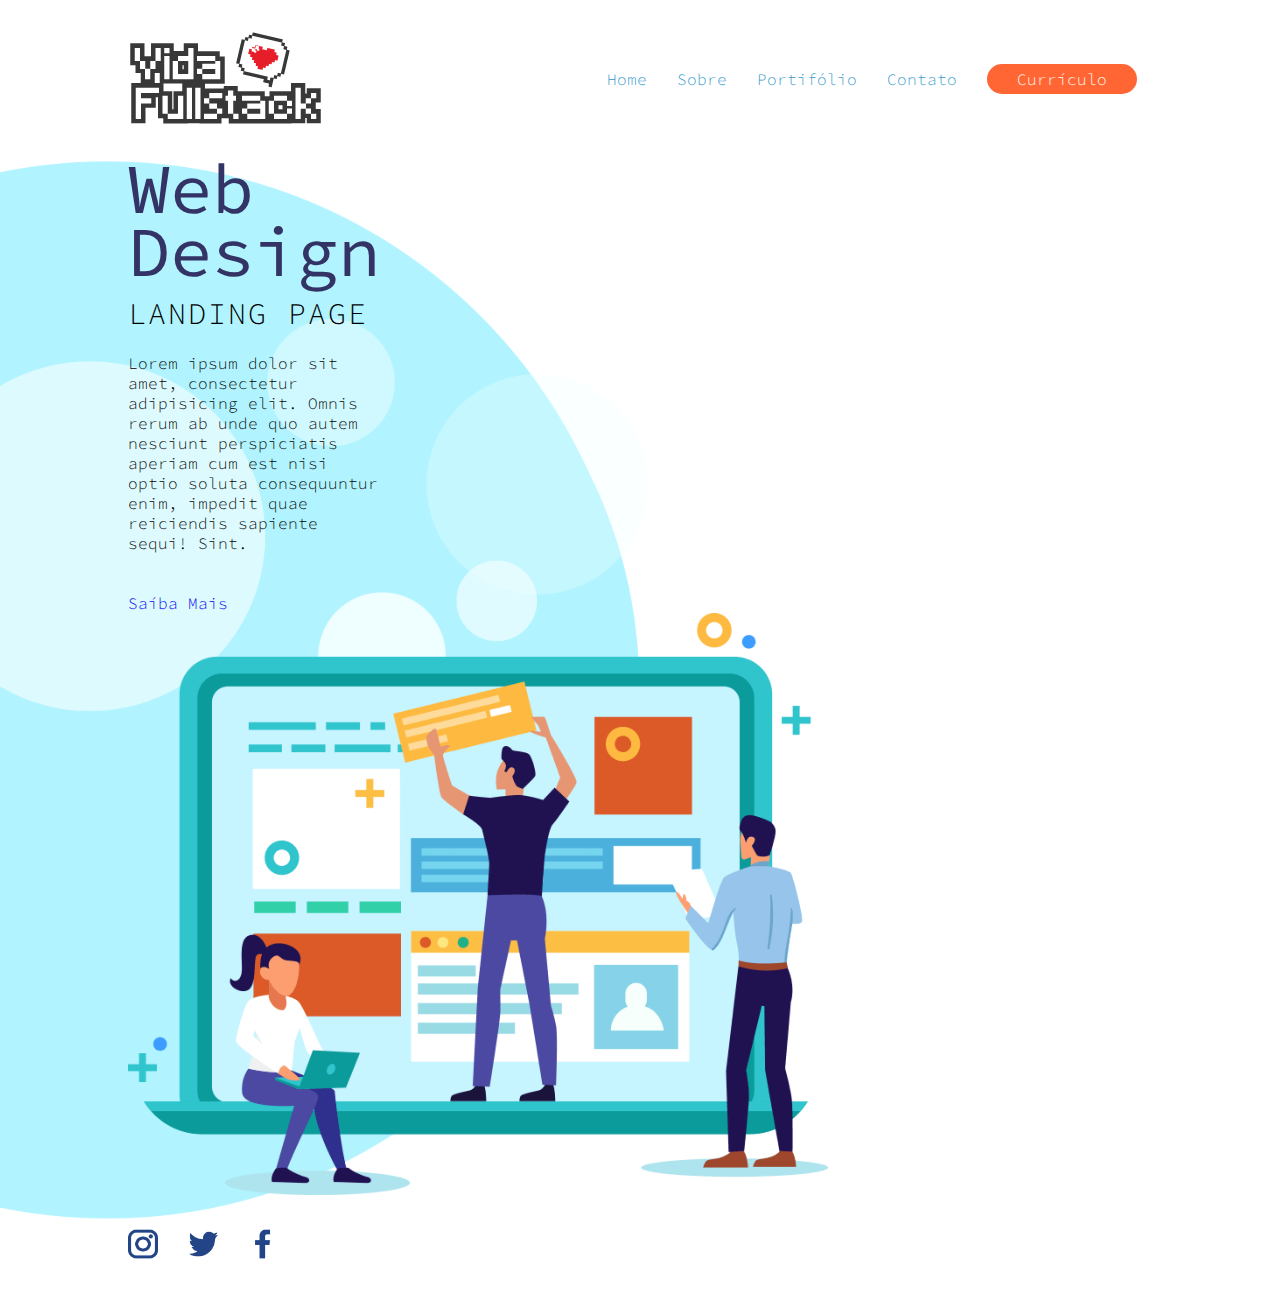
<file: index.html>
<!DOCTYPE html>
<html lang="pt-br">
<head>
  <meta charset="UTF-8">
  <meta name="viewport" content="width=device-width, initial-scale=1.0">
  <title>Meu Site</title>
  <link rel="stylesheet" href="./assets/css/style.css">
</head>
<body>
  <!--Header-->
  <header class="container">
    <section class="row">
      <img src="./assets/imagens/logo.png" alt="Logo da empresa XPTO">
    <!--Menu do site-->
    <nav>
      <ul>
        <li>
          <a href="#">
            Home
          </a>
        </li>
        <li>
          <a href="#">
            Sobre
          </a>
        </li>
        <li>
          <a href="#">
            Portifólio
          </a>
        </li>
        <li>
          <a href="#">
            Contato
          </a>
        </li>
        <li>
          <a href="#" class="btn btn-laranja">
            Currículo
          </a>
        </li> 
      </ul>
    </nav>
    </section>
    <!--Menu do site-->
  </header>
  <!--End Header-->
<!--Container-->
  <main class="container">
    <!--Section conteúdo do Site-->
    <section class="sobre-web-design">
      <!--Coneúdo de texto sobre o site-->
      <article>
         <h1>Web Design</h1>
      <h2>Landing Page</h2>

      <p>Lorem ipsum dolor sit amet, consectetur adipisicing elit. 
        Omnis rerum ab unde quo autem nesciunt perspiciatis aperiam cum est nisi optio soluta
         consequuntur enim, impedit quae reiciendis sapiente sequi! Sint.</p>
      <a href="#" class="btn-btn-laranja">Saíba Mais</a> 
      </article>
      <!--End Coneúdo de texto sobre o site-->

      <figcaption>
        <img src="./assets/imagens/pessoas-construindo-pc.png" alt="Criação de Site">
      </figcaption>
      
    </section>
    <!--End Section conteúdo do site-->
    
  </main>
  <!--container-->

  <!--Footer-->
  <footer class="container">
    <ul class="row">
      <li>
        <a href="#">
          <img src="./assets/imagens/logo-insta.png" alt="Instragram">
        </a>
      </li>
      <li>
        <a href="#">
          <img src="./assets/imagens/logo-twitter.png" alt="Twitter">
        </a>
      </li>
      <li>
        <a href="#">
          <img src="./assets/imagens/logo-facebook.png" alt="Facebook">
        </a>
      </li>
    </ul>
  </footer>
  <!--End Footer-->
</body>
</html>
</file>
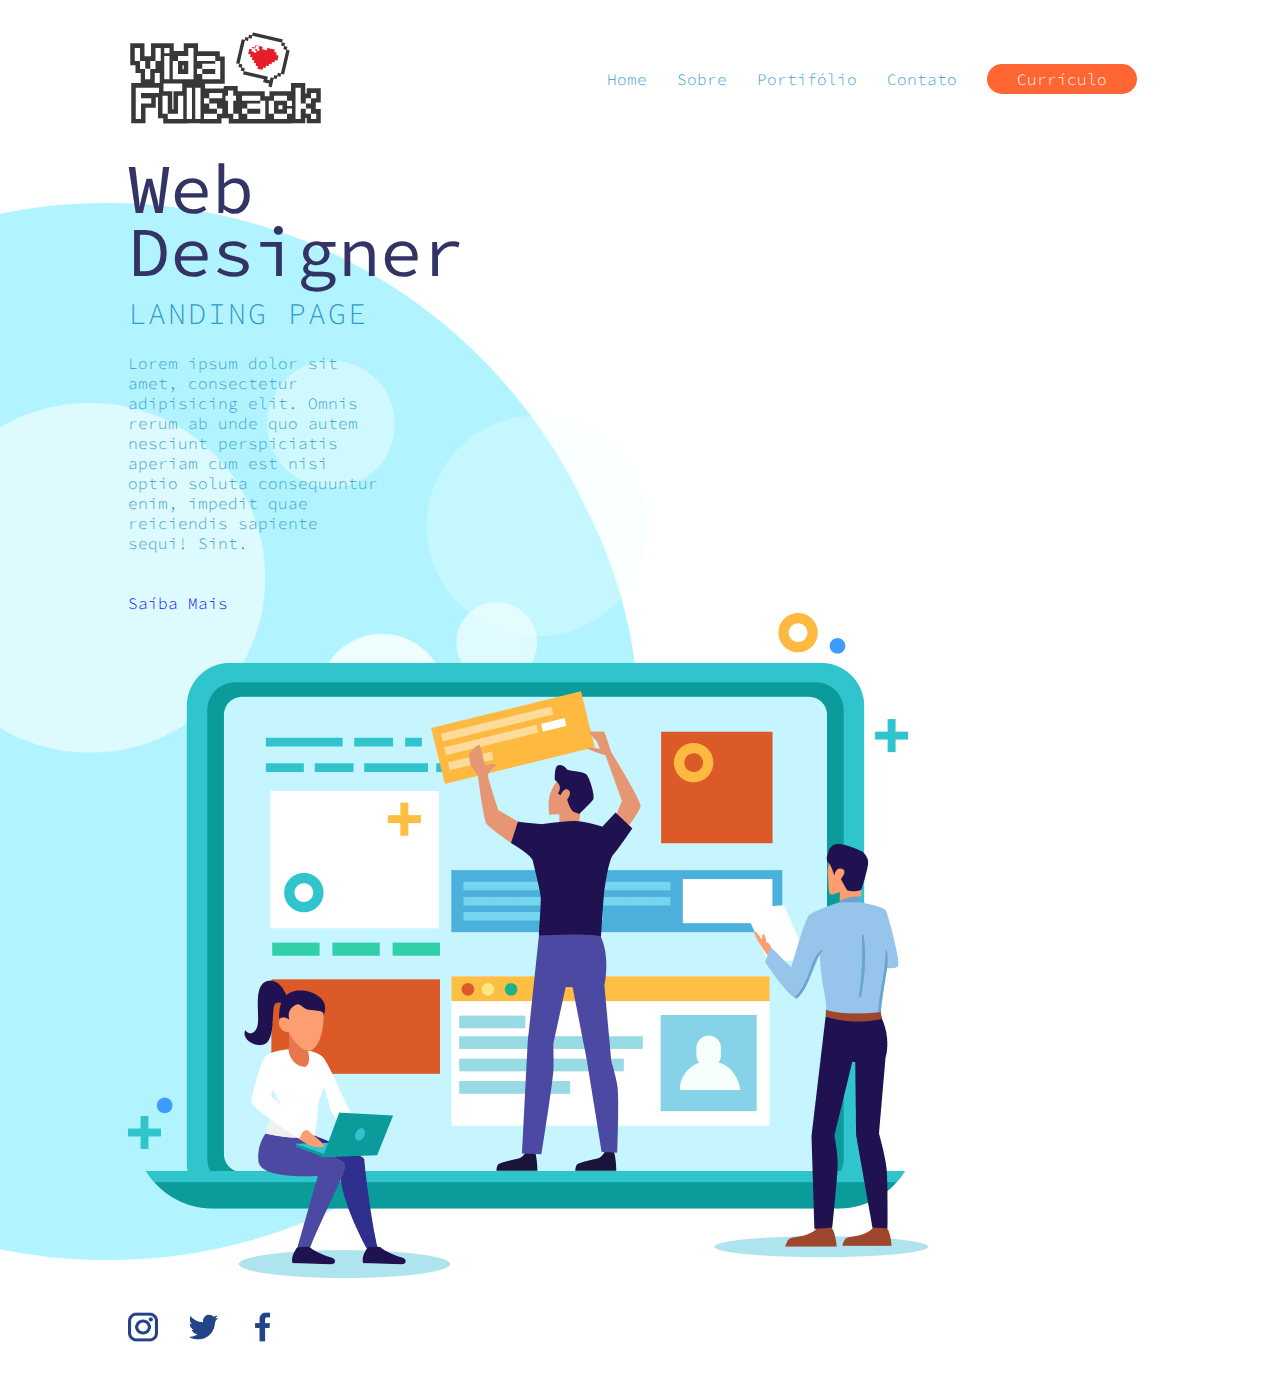
<file: Langing-page-main/index.html>
<!DOCTYPE html>
<html lang="pt-br">
<head>
  <meta charset="UTF-8">
  <meta name="viewport" content="width=device-width, initial-scale=1.0">
  <title>Meu Site</title>
  <link rel="stylesheet" href="./assets/css/style.min.css">
</head>
<body>
  <!--Header-->
  <header class="container">
    <section class="row">
      <img src="./assets/imagens/logo.png" alt="Logo da empresa XPTO">
    <!--Menu do site-->
    <nav>
      <ul>
        <li>
          <a href="#">
            Home
          </a>
        </li>
        <li>
          <a href="#">
            Sobre
          </a>
        </li>
        <li>
          <a href="#">
            Portifólio
          </a>
        </li>
        <li>
          <a href="#">
            Contato
          </a>
        </li>
        <li>
          <a href="#" class="btn btn-laranja">
            Currículo
          </a>
        </li> 
      </ul>
    </nav>
    </section>
    <!--Menu do site-->
  </header>
  <!--End Header-->
<!--Container-->
  <main class="container">
    <!--Section conteúdo do Site-->
    <section class="sobre-web-design">
      <!--Coneúdo de texto sobre o site-->
      <article>
         <h1>Web Designer</h1>
      <h2>Landing Page</h2>

      <p>Lorem ipsum dolor sit amet, consectetur adipisicing elit. 
        Omnis rerum ab unde quo autem nesciunt perspiciatis aperiam cum est nisi optio soluta
         consequuntur enim, impedit quae reiciendis sapiente sequi! Sint.</p>
      <a href="#" class="btn-btn-laranja">Saíba Mais</a> 
      </article>
      <!--End Coneúdo de texto sobre o site-->

      <figcaption>
        <img src="./assets/imagens/pessoas-construindo-pc.png" alt="Criação de Site">
      </figcaption>
      
    </section>
    <!--End Section conteúdo do site-->
    
  </main>
  <!--container-->

  <!--Footer-->
  <footer class="container">
    <ul class="row">
      <li>
        <a href="#">
          <img src="./assets/imagens/logo-insta.png" alt="Instragram">
        </a>
      </li>
      <li>
        <a href="#">
          <img src="./assets/imagens/logo-twitter.png" alt="Twitter">
        </a>
      </li>
      <li>
        <a href="#">
          <img src="./assets/imagens/logo-facebook.png" alt="Facebook">
        </a>
      </li>
    </ul>
  </footer>
  <!--End Footer-->
</body>
</html>
</file>
<file: assets/css/style.css>
/* Font */
@import url('https://fonts.googleapis.com/css2?family=Montserrat:wght@900&family=Source+Code+Pro:wght@200;300;400&display=swap');
/* component */
@import "./header.css";
@import "./buttons.css";
@import "./main.css";
@import "./footer.css";
@import "./responsive-background.css";
@import "./responsive-elements.css";
@import "./bootstrap.css";
</file>
<file: Langing-page-main/assets/css/style.min.css>
@import"https://fonts.googleapis.com/css2?family=Montserrat:wght@900&family=Source+Code+Pro:wght@200;300;400&display=swap";header section{justify-content:space-between;align-items:center}header nav ul{display:flex;flex-direction:row;align-items:center}header nav ul li a{margin:0px 15px;color:#39c}.btn{padding:5px 30px;border-radius:20px}.btn.btn-laranja{background:#f63;color:#fff}.sobre-web-design{justify-content:space-between;align-items:center}.sobre-web-design article{width:250px}.sobre-web-design article h1{font-size:70px;line-height:90%;font-weight:400;color:#336}.sobre-web-design article h2,.sobre-web-design article p{color:#39c;width:250px}.sobre-web-design article h2{font-size:30px;text-transform:uppercase;letter-spacing:2px;line-height:200%}.sobre-web-design article p{margin:10px 0 40px}.sobre-web-design article figcaption img{width:700px}footer ul li{margin:0 30px 0 0}footer ul li a img{width:30px}@media(max-width: 2000px){body{background-size:880px}}@media(max-width: 1700px){body{background-size:800px}}@media(max-width: 1550px){body{background-size:750px}}@media(max-width: 1440px){body{background-size:700px}}@media(max-width: 1330px){body{background-size:650px}}@media(max-width: 1220px){body{background-size:600px}}@media(max-width: 1100px){body{background-position-x:-100px}}@media(max-width: 1150px){.container{width:950px}}@media(max-width: 1024px){.container{width:850px}.sobre-web-design figcaption img{width:700px}}@media(max-width: 915px){body{background-position:left top;background-color:#b1f4ff}.container{width:600px}.row{flex-direction:column}header nav{margin:30px 0}.sobre-web-design article{width:100%}.sobre-web-design figcaption img{width:100%;margin:30px 0 0 0}footer .row{flex-direction:row;justify-content:center}}@media(max-width: 665px){.container{width:400px}}@media(max-width: 450px){.container{width:290px}header nav{background:#fff;width:100%;padding:10px 0 20px;box-shadow:0px 10px 30px rgba(0,0,0,.15)}header nav ul{flex-direction:column}header nav ul li{margin:10px 0}}*{margin:0;padding:0;border:0;font-size:100%;font:inherit;font-family:"Montserrat",sans-serif;font-weight:300;font-family:"Source Code Pro",monospace;vertical-align:baseline;text-decoration:none;list-style:none}body{background-image:url("../imagens/bolha-background.png");background-repeat:no-repeat;background-position:left center}.container{width:1024px;margin:30px auto;display:flex;flex-direction:column}.row{display:flex;flex-direction:row}/*# sourceMappingURL=style.min.css.map */
</file>
